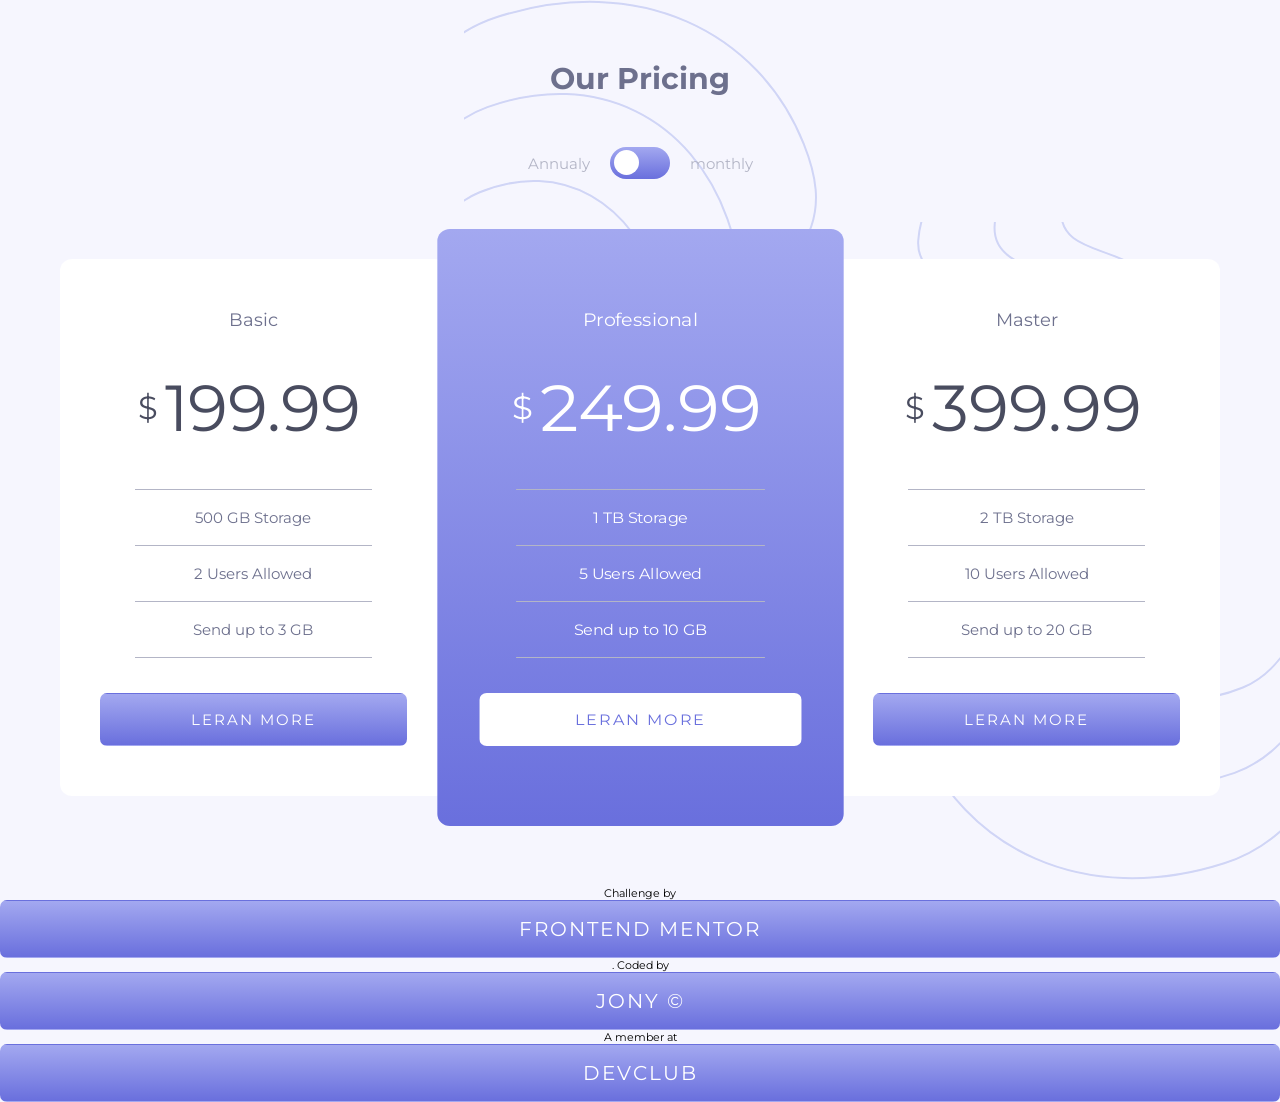
<file: week-2/Toggle-Button/index.html>
<!DOCTYPE html>
<html lang="en">
<head>
  <meta charset="UTF-8">
  <meta name="viewport" content="width=device-width, initial-scale=1.0"> <!-- displays site properly based on user's device -->

  <link rel="icon" type="image/png" sizes="32x32" href="./images/favicon-32x32.png">
  
  <title>Frontend Mentor | [Challenge Name Here]</title>
  <!-- Feel free to remove these styles or customise in your own stylesheet 👍 -->

  <link rel="stylesheet" href="style.css">
</head>
<body>
  <div class="container">
    <div class="warper">
      <h1 class="title">Our Pricing</h1>
      <div class="pricing">
        <p>Annualy</p>
        <label class="switch">
          <input type="checkbox" id="toggle">
          <span class="slider"></span>
        </label>
        <p>monthly</p>
      </div>
      <div class="pricing-main">

        <div class="pricing-box">
          <p class="box-title">Basic</p>
          <p class="price-annually">&dollar; <span class="price">199.99</span></p></p>
          <p class="price-Monthly">&dollar; <span class="price">19.99</span></p></p>
          <ul>
            <li>500 GB Storage</li>
            <li>2 Users Allowed</li>
            <li>Send up to 3 GB</li>
          </ul>
          <a href="#">Leran More</a>
        </div>

        <div class="pricing-box-featured">
          <p class="box-title">Professional</p>
          <p class="price-annually">&dollar; <span class="price">249.99</span></p></p>
          <p class="price-Monthly">&dollar; <span class="price">24.99</span></p></p>
          <ul>
            <li>1 TB Storage</li>
            <li>5 Users Allowed</li>
            <li>Send up to 10 GB</li>
          </ul>
          <a href="#">Leran More</a>
        </div>

        <div class="pricing-box">
          <p class="box-title">Master</p>
          <p class="price-annually">&dollar; <span class="price">399.99</span></p></p>
          <p class="price-Monthly">&dollar; <span class="price">39.99</span></p></p>
          <ul>
            <li>2 TB Storage</li> 
            <li> 10 Users Allowed</li>
            <li>Send up to 20 GB</li>
          </ul>
          <a href="#">Leran More</a>
        </div>
      </div>
    </div>
  </div>

  
  <div class="attribution">
    Challenge by <a href="https://www.frontendmentor.io?ref=challenge" target="_blank">Frontend Mentor</a>. 
    Coded by <a href="#">Jony ©  </a>
    A member at <a href="#">DevClub</a>
  </div>
  <script src="script.js"></script>
</body>
</html>
</file>
<file: week-2/Toggle-Button/style.css>
@import url("https://fonts.googleapis.com/css2?family=Montserrat:wght@700&family=Raleway:wght@100&display=swap");

*{
margin: 0;
padding: 0;
box-sizing: border-box;
}
body{
    
    font-family: 'Montserrat',sans-serif;
    font-size: 15px;
    min-height: 100vh;
    background-color: hsl(240, 78%, 98%);
    background-image: url(images/bg-top.svg),url(images/bg-bottom.svg);
    background-position:right ,top,left ,bottom;
    background-repeat: no-repeat;
    background-repeat: no-repeat;

}
.container{
    max-width: 1200px;
    margin: 0 auto;
}
.warper{
    padding: 60px 20px;
    text-align: center;
}
.title{
    font: size 32px;
    color: hsl(233, 13%, 49%);
}
.switch input{
    opacity: 0;

}
.switch{
    display: inline-block;
    width: 60px;
    height: 32px;
    position: relative;
    cursor: pointer;
}
.slider{
    position: absolute;
    background: linear-gradient(180deg, hsl(236, 72%, 79%) ,hsl(237, 63%, 64%));
    top: 0;
    left: 0;
    bottom: 0;
    right:0;
    border-radius: 35px;
}
.slider:hover{
    background:hsl(236, 72%, 79%) ;
}
.slider::before{
    content: "";
    position:absolute;
    height: 25px;
    width: 25px;
    border-radius: 50%;
    background-color: #fff;
    bottom: 4px;
    left: 4px;
    transition: all.3s ease-in-out;
}
input:checked+.slider::before{
    transform: translateX(26px);
}

.pricing{
    color: hsl(234, 14%, 74%);
    display:flex;
    justify-content: center;
    align-items: center;
    padding: 50px 0;
}
.pricing label{
    margin: 0 20px;
}
.pricing-main{
    display: grid;
    grid-template-columns: 1fr 1fr 1fr;
}
.pricing-box{
    background: #fff;
    padding: 50px 40px;
    border-radius: 12px;
    align-self: center;
}
.pricing-box-featured{
    background: #fff;
    padding: 50px 40px;
    border-radius: 12px;
    background: linear-gradient(180deg, hsl(236, 72%, 79%) ,hsl(237, 63%, 64%));
    padding: 80px 40px;
    transform:scaleX(1.05);
}
.pricing-box-featured p{
    color: #fff;
}
.pricing-box-featured ul li{
    color: #fff;
}
.pricing-box-featured a{
    background: #fff;
    color: hsl(237, 63%, 64%);
}
.pricing-box-featured a:hover{
    color: #fff;
    background-color: #fff;
    background: transparent;
}

.box-title{
    color:hsl(233, 13%, 49%);
    font-size:18px;
    margin-bottom: 30px;
}
.price-annually,
.price-Monthly{
    font-size: 32px;
    display: flex;
    align-items: center;
    justify-content: center;
    color: hsl(232, 13%, 33%);
}
.price-Monthly{
    display: none;
}
.price{
    font-size: 65px;
    padding: 7px;
}
ul{
    list-style-type: none;
    padding: 35px;
    
}
ul li{
    color: hsl(233, 13%, 49%);
    border-bottom: 1px solid hsl(234, 14%, 74%);
    padding: 18px 0;
}
ul li:first-child{
    border-top:1px solid hsl(234, 14%, 74%); ;
}
a{
    text-decoration: none;
    text-transform: uppercase;
    letter-spacing: 2px;
    background: linear-gradient(180deg, hsl(236, 72%, 79%) ,hsl(237, 63%, 64%));
    width: 100%;
    display: block;
    padding: 16px 0;
    color: #fff;
    border: 1px solid transparent;
    border-radius: 7px;
}
a:hover{
    color:hsl(237, 63%, 64%);
    background:transparent;
    border-color: hsl(237, 63%, 64%);
}

.attribution { 
    font-size: 11px; text-align: center;
 }
.attribution a { color: #fff; font-size: 20px; }


@media only screen and (max-width:1024px){
    body{
        font-size: 14px;
    }
    .price{
        font-size: 50px;
    }
    .pricing-box{
        padding: 40px 30px;
    }
    .pricing-box-featured {
        padding: 70px 30px;
    }
}
@media only screen and (max-width:820px){
    .pricing-main{
        grid-template-columns: 1fr;
        row-gap: 30px;
    }
    .price{
        font-size: 50px;
    }
    .pricing-box{
        padding: 50px;
    }
    .pricing-box-featured {
        transform: scaleX(1);
        padding: 50px;
    }
}
</file>
